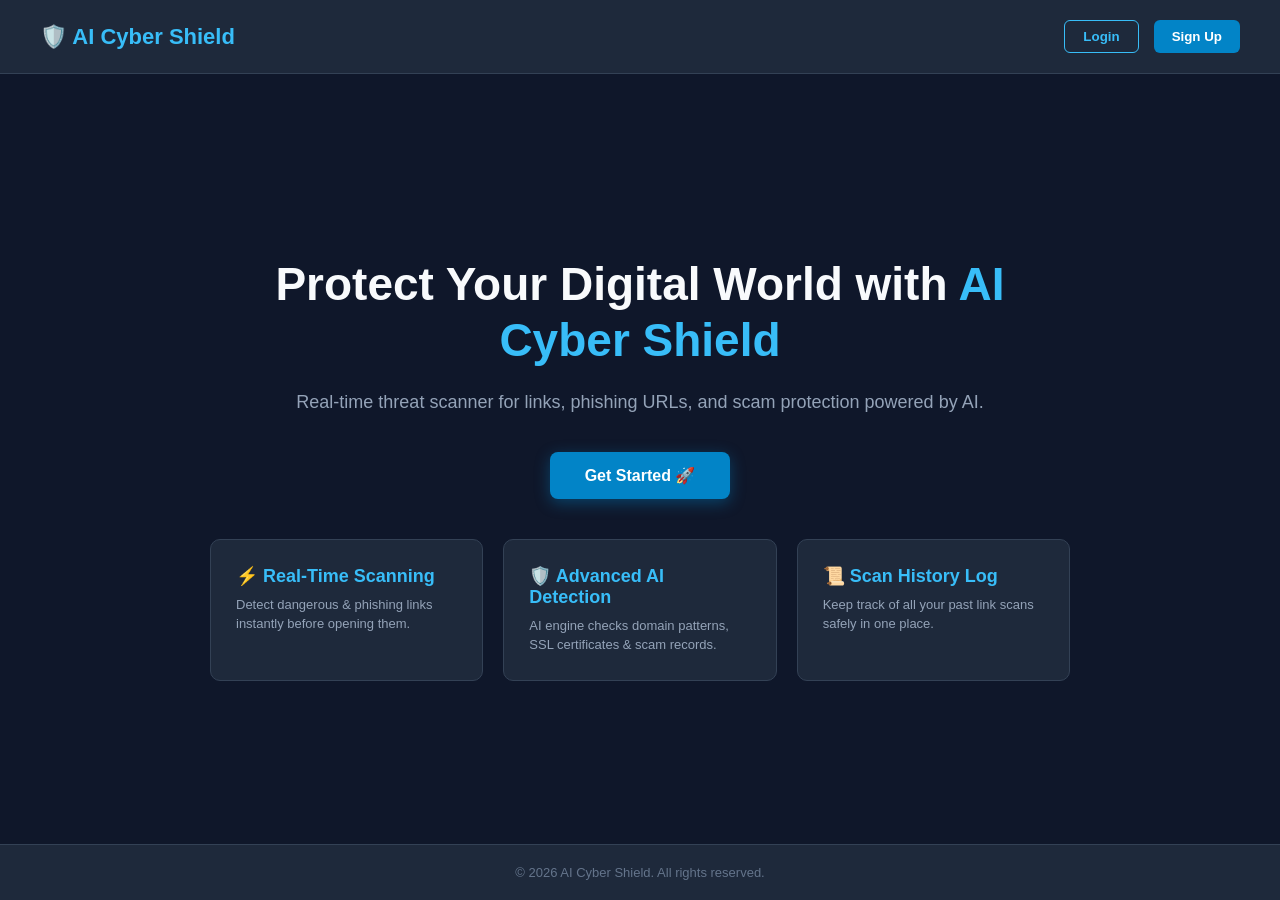
<file: frontend/index.html>
<!DOCTYPE html>
<html lang="en">
<head>
    <meta charset="UTF-8">
    <meta name="viewport" content="width=device-width, initial-scale=1.0">
    <title>AI Cyber Shield - Home</title>
    <style>
        * { box-sizing: border-box; margin: 0; padding: 0; }
        body { font-family: 'Segoe UI', Tahoma, Geneva, Verdana, sans-serif; background-color: #0f172a; color: white; min-height: 100vh; display: flex; flex-direction: column; justify-content: space-between; }
        
        /* NAVBAR */
        .navbar { display: flex; justify-content: space-between; align-items: center; padding: 20px 40px; background: #1e293b; border-bottom: 1px solid #334155; }
        .logo { font-size: 22px; font-weight: bold; color: #38bdf8; display: flex; align-items: center; gap: 8px; cursor: pointer; }
        .nav-buttons { display: flex; gap: 15px; }
        .btn-outline { background: transparent; color: #38bdf8; border: 1px solid #38bdf8; padding: 8px 18px; border-radius: 6px; font-weight: bold; cursor: pointer; transition: 0.2s; }
        .btn-outline:hover { background: rgba(56, 189, 248, 0.1); }
        .btn-solid { background: #0284c7; color: white; border: none; padding: 8px 18px; border-radius: 6px; font-weight: bold; cursor: pointer; transition: 0.2s; }
        .btn-solid:hover { background: #0369a1; }

        /* HOME HERO SECTION */
        .home-hero { text-align: center; padding: 80px 20px 40px; max-width: 800px; margin: auto; }
        .home-hero h1 { font-size: 46px; color: #f8fafc; margin-bottom: 20px; line-height: 1.2; }
        .home-hero h1 span { color: #38bdf8; }
        .home-hero p { color: #94a3b8; font-size: 18px; margin-bottom: 35px; line-height: 1.6; }
        
        .hero-cta { display: flex; justify-content: center; gap: 15px; flex-wrap: wrap; }
        .btn-hero-main { background: #0284c7; color: white; padding: 14px 35px; border-radius: 8px; font-size: 16px; font-weight: bold; border: none; cursor: pointer; transition: 0.2s; box-shadow: 0 4px 15px rgba(2, 132, 199, 0.4); }
        .btn-hero-main:hover { background: #0369a1; transform: translateY(-2px); }

        /* HOME FEATURES GRID */
        .home-features { display: grid; grid-template-columns: repeat(auto-fit, minmax(250px, 1fr)); gap: 20px; max-width: 900px; margin: 0 auto 60px; padding: 0 20px; }
        .feature-box { background: #1e293b; border: 1px solid #334155; padding: 25px; border-radius: 10px; text-align: left; }
        .feature-box h3 { color: #38bdf8; font-size: 18px; margin-bottom: 8px; }
        .feature-box p { color: #94a3b8; font-size: 13px; line-height: 1.5; }

        /* FOOTER */
        footer { text-align: center; padding: 20px; border-top: 1px solid #334155; color: #64748b; font-size: 13px; background: #1e293b; }

        /* AUTH & SCANNER CONTAINERS */
        .app-wrapper { display: flex; justify-content: center; align-items: center; min-height: 80vh; padding: 20px; width: 100%; box-sizing: border-box; }
        .card { background: #1e293b; padding: 35px; border-radius: 12px; box-shadow: 0 10px 25px rgba(0,0,0,0.5); width: 100%; max-width: 420px; text-align: center; border: 1px solid #334155; position: relative; box-sizing: border-box; }
        .card input { width: 100%; padding: 12px; margin: 8px 0; border-radius: 6px; border: 1px solid #475569; background: #0f172a; color: white; box-sizing: border-box; font-size: 14px; outline: none; }
        .card input:focus { border-color: #38bdf8; }
        .card button.full-btn { width: 100%; padding: 12px; background: #0284c7; color: white; border: none; border-radius: 6px; font-weight: bold; font-size: 15px; cursor: pointer; margin-top: 12px; }
        
        .hidden { display: none !important; }
        .links { margin-top: 15px; font-size: 13px; color: #94a3b8; display: flex; justify-content: space-between; }
        .links a { color: #38bdf8; text-decoration: none; cursor: pointer; }

        /* HAMBURGER MENU & RESULTS */
        .menu-btn { position: absolute; top: 20px; right: 20px; background: transparent; border: none; color: #38bdf8; font-size: 24px; cursor: pointer; }
        .dropdown-menu { position: absolute; top: 55px; right: 20px; background: #0f172a; border: 1px solid #334155; border-radius: 8px; width: 150px; text-align: left; z-index: 10; overflow: hidden; box-shadow: 0 5px 15px rgba(0,0,0,0.5); }
        .dropdown-menu button { background: transparent; color: white; border: none; padding: 10px 15px; text-align: left; width: 100%; margin: 0; font-size: 13px; border-bottom: 1px solid #1e293b; cursor: pointer; }
        .dropdown-menu button:hover { background: #1e293b; color: #38bdf8; }
        .result-box { background: #0f172a; border-radius: 8px; padding: 20px; border: 1px solid #334155; text-align: left; margin-top: 15px; font-size: 14px; line-height: 1.6; }
        
        /* MODAL */
        .modal { position: fixed; top: 0; left: 0; width: 100%; height: 100%; background: rgba(0,0,0,0.7); display: flex; justify-content: center; align-items: center; z-index: 200; }
        .modal-content { background: #1e293b; padding: 25px; border-radius: 12px; border: 1px solid #334155; width: 90%; max-width: 400px; max-height: 300px; overflow-y: auto; text-align: left; }
    </style>
</head>
<body>

    <!-- NAVBAR -->
    <nav class="navbar" id="mainNavbar">
        <div class="logo" onclick="showScreen('homeScreen')">🛡️ AI Cyber Shield</div>
        <div class="nav-buttons">
            <button class="btn-outline" onclick="showScreen('loginCard')">Login</button>
            <button class="btn-solid" onclick="showScreen('signupCard')">Sign Up</button>
        </div>
    </nav>

    <!-- 1. MAIN HOME PAGE (Pehele Ye Hi Dikhga) -->
    <div id="homeScreen">
        <div class="home-hero">
            <h1>Protect Your Digital World with <span>AI Cyber Shield</span></h1>
            <p>Real-time threat scanner for links, phishing URLs, and scam protection powered by AI.</p>
            <div class="hero-cta">
                <button class="btn-hero-main" onclick="showScreen('loginCard')">Get Started 🚀</button>
            </div>
        </div>

        <div class="home-features">
            <div class="feature-box">
                <h3>⚡ Real-Time Scanning</h3>
                <p>Detect dangerous & phishing links instantly before opening them.</p>
            </div>
            <div class="feature-box">
                <h3>🛡️ Advanced AI Detection</h3>
                <p>AI engine checks domain patterns, SSL certificates & scam records.</p>
            </div>
            <div class="feature-box">
                <h3>📜 Scan History Log</h3>
                <p>Keep track of all your past link scans safely in one place.</p>
            </div>
        </div>
    </div>

    <!-- 2. LOGIN / SIGNUP CARDS CONTAINER -->
    <div id="authContainer" class="app-wrapper hidden">
        <!-- LOGIN CARD -->
        <div id="loginCard" class="card">
            <h2 style="color: #38bdf8; margin-bottom: 5px;">🛡️ Account Login</h2>
            <p style="color: #94a3b8; font-size: 13px; margin-bottom: 20px;">Login to access URL scanner</p>
            <input type="text" id="loginUser" placeholder="Username / Email">
            <input type="password" id="loginPass" placeholder="Password">
            <button class="full-btn" onclick="doLogin()">Login</button>
            <div class="links">
                <a onclick="showCard('forgotCard')">Forgot Password?</a>
                <a onclick="showCard('signupCard')">Create Account</a>
            </div>
            <p id="loginMsg" style="font-size: 13px; margin-top: 10px;"></p>
            <div style="margin-top: 20px;"><a onclick="showScreen('homeScreen')" style="color: #64748b; font-size: 12px; text-decoration: none;">← Back to Home Page</a></div>
        </div>

        <!-- SIGN UP CARD -->
        <div id="signupCard" class="card hidden">
            <h2 style="color: #38bdf8; margin-bottom: 5px;">🛡️ Create Account</h2>
            <p style="color: #94a3b8; font-size: 13px; margin-bottom: 20px;">Join AI Cyber Shield platform</p>
            <input type="text" id="signupUser" placeholder="Choose Username">
            <input type="email" id="signupEmail" placeholder="Email Address">
            <input type="password" id="signupPass" placeholder="Password">
            <button class="full-btn" onclick="doSignup()">Sign Up</button>
            <div class="links" style="justify-content: center;">
                <span>Already have an account? <a onclick="showCard('loginCard')">Login</a></span>
            </div>
            <p id="signupMsg" style="font-size: 13px; margin-top: 10px;"></p>
            <div style="margin-top: 20px;"><a onclick="showScreen('homeScreen')" style="color: #64748b; font-size: 12px; text-decoration: none;">← Back to Home Page</a></div>
        </div>

        <!-- FORGOT PASSWORD CARD -->
        <div id="forgotCard" class="card hidden">
            <h2 style="color: #38bdf8; margin-bottom: 5px;">🔑 Forgot Password</h2>
            <p style="color: #94a3b8; font-size: 13px; margin-bottom: 20px;">Enter your registered email</p>
            <input type="email" id="forgotEmail" placeholder="Enter Email">
            <button class="full-btn" onclick="doReset()">Send Reset Link</button>
            <div class="links" style="justify-content: center; margin-top: 15px;">
                <a onclick="showCard('loginCard')">← Back to Login</a>
            </div>
            <p id="forgotMsg" style="font-size: 13px; margin-top: 10px;"></p>
        </div>
    </div>

    <!-- 3. SCANNER DASHBOARD -->
    <div id="scanScreen" class="app-wrapper hidden">
        <div class="card" style="max-width: 500px;">
            <button class="menu-btn" onclick="toggleMenu()">☰</button>
            
            <div id="dropdownMenu" class="dropdown-menu hidden">
                <button onclick="goHome()">🏠 Home Page</button>
                <button onclick="showHistoryModal()">📜 History</button>
                <button onclick="goBackToLogin()">⬅️ Back</button>
                <button onclick="doLogout()" style="color: #ef4444;">🚪 Logout</button>
            </div>

            <h1 style="color: #38bdf8; font-size: 24px; margin-bottom: 5px;">🛡️ AI Cyber Shield</h1>
            <p style="color: #94a3b8; font-size: 13px; margin-bottom: 20px;">Real-Time Threat & URL Scanner</p>

            <input type="text" id="urlInput" placeholder="Enter URL or text (e.g. http://bit.ly/claim)...">
            <button class="full-btn" onclick="doScan()">Scan Now</button>

            <div id="loading" class="hidden" style="margin-top: 15px; color: #38bdf8; font-size: 13px;">⚡ Analyzing Threat & Domain Safety...</div>
            <div id="result" class="hidden"></div>
        </div>
    </div>

    <!-- HISTORY MODAL -->
    <div id="historyModal" class="modal hidden">
        <div class="modal-content">
            <h3 style="color: #38bdf8; margin-top: 0;">📜 Scan History</h3>
            <div id="historyList" style="font-size: 13px; line-height: 1.6; color: #94a3b8; margin-top: 10px;">No history available.</div>
            <button class="full-btn" onclick="closeHistoryModal()" style="margin-top: 15px;">Close</button>
        </div>
    </div>

    <!-- FOOTER -->
    <footer>
        © 2026 AI Cyber Shield. All rights reserved.
    </footer>

    <script>
        let scanHistory = [];

        function showScreen(screenId) {
            document.getElementById('homeScreen').classList.add('hidden');
            document.getElementById('authContainer').classList.add('hidden');
            document.getElementById('scanScreen').classList.add('hidden');
            document.getElementById('mainNavbar').style.display = 'flex';

            if(screenId === 'homeScreen') {
                document.getElementById('homeScreen').classList.remove('hidden');
            } else if(screenId === 'scanScreen') {
                document.getElementById('mainNavbar').style.display = 'none';
                document.getElementById('scanScreen').classList.remove('hidden');
            } else {
                document.getElementById('authContainer').classList.remove('hidden');
                showCard(screenId);
            }
        }

        function showCard(cardId) {
            document.querySelectorAll('#authContainer .card').forEach(c => c.classList.add('hidden'));
            document.getElementById(cardId).classList.remove('hidden');
            document.querySelectorAll('p[id$="Msg"]').forEach(m => m.innerText = '');
        }

        function toggleMenu() {
            document.getElementById('dropdownMenu').classList.toggle('hidden');
        }

        function goHome() {
            document.getElementById('dropdownMenu').classList.add('hidden');
            showScreen('homeScreen');
        }

        function goBackToLogin() {
            document.getElementById('dropdownMenu').classList.add('hidden');
            showScreen('loginCard');
        }

        function doLogout() {
            document.getElementById('dropdownMenu').classList.add('hidden');
            showScreen('loginCard');
            document.getElementById('loginUser').value = '';
            document.getElementById('loginPass').value = '';
        }

        function showHistoryModal() {
            document.getElementById('dropdownMenu').classList.add('hidden');
            const historyList = document.getElementById('historyList');
            if (scanHistory.length === 0) {
                historyList.innerHTML = "No recent scans logged.";
            } else {
                historyList.innerHTML = scanHistory.map((item, index) => 
                    `<div style="margin-bottom: 8px; border-bottom: 1px solid #334155; padding-bottom: 5px;">
                        <strong>${index + 1}. ${item.url}</strong><br>
                        <span style="color: ${item.isRisk ? '#ef4444' : '#4ade80'};">Status: ${item.status} (${item.score}/100)</span>
                    </div>`
                ).join('');
            }
            document.getElementById('historyModal').classList.remove('hidden');
        }

        function closeHistoryModal() {
            document.getElementById('historyModal').classList.add('hidden');
        }

        function doLogin() {
            const u = document.getElementById("loginUser").value.trim();
            const p = document.getElementById("loginPass").value.trim();
            const msg = document.getElementById("loginMsg");

            if(!u || !p) {
                msg.style.color = "#f87171";
                msg.innerText = "Please fill all fields!";
                return;
            }

            msg.style.color = "#4ade80";
            msg.innerText = "Login Successful! Redirecting...";
            setTimeout(() => {
                showScreen('scanScreen');
            }, 500);
        }

        function doSignup() {
            const u = document.getElementById("signupUser").value.trim();
            const e = document.getElementById("signupEmail").value.trim();
            const p = document.getElementById("signupPass").value.trim();
            const msg = document.getElementById("signupMsg");

            if(!u || !e || !p) {
                msg.style.color = "#f87171";
                msg.innerText = "All fields required!";
                return;
            }

            msg.style.color = "#4ade80";
            msg.innerText = "Account created successfully! Please login.";
            setTimeout(() => showCard('loginCard'), 1000);
        }

        function doReset() {
            const e = document.getElementById("forgotEmail").value.trim();
            const msg = document.getElementById("forgotMsg");

            if(!e) {
                msg.style.color = "#f87171";
                msg.innerText = "Please enter your email!";
                return;
            }

            msg.style.color = "#4ade80";
            msg.innerText = "Password reset instructions sent to your email!";
        }

        async function doScan() {
            const val = document.getElementById("urlInput").value.trim();
            const load = document.getElementById("loading");
            const resDiv = document.getElementById("result");

            if(!val) { alert("Please enter a valid URL or text!"); return; }

            load.classList.remove("hidden");
            resDiv.classList.add("hidden");

            let data;
            try {
                const res = await fetch("http://127.0.0.1:8000/scan", {
                    method: "POST",
                    headers: { "Content-Type": "application/json" },
                    body: JSON.stringify({ scan_type: "url", content: val })
                });
                data = await res.json();
            } catch(e) {
                const lowerVal = val.toLowerCase();
                const isBad = lowerVal.includes("bit.ly") || lowerVal.includes("claim") || lowerVal.includes("free") || lowerVal.includes("scam") || lowerVal.includes("login") || lowerVal.includes("verify");
                data = {
                    status: isBad ? "Scam" : "Safe",
                    reason: isBad ? "Suspicious phishing patterns detected in domain path." : "Domain verified clean with no threats found."
                };
            }
            
            load.classList.add("hidden");
            resDiv.classList.remove("hidden");
            
            const statusStr = (data.status || "").toLowerCase();
            const isRisk = statusStr.includes("scam") || statusStr.includes("phishing") || statusStr.includes("danger") || statusStr.includes("malware") || statusStr.includes("threat");
            
            let riskScore = isRisk ? Math.floor(Math.random() * (99 - 80 + 1)) + 80 : Math.floor(Math.random() * (10 - 0 + 1));

            scanHistory.unshift({ url: val, status: data.status, score: riskScore, isRisk: isRisk });

            const statusColor = isRisk ? "#ef4444" : "#4ade80";
            const category = isRisk ? "Phishing / Malicious Link" : "Safe Domain / Clean";
            const recommendation = isRisk ? "❌ Do NOT open this link or share personal information." : "✅ Link appears safe to visit.";
            const sslStatus = isRisk ? "❌ Suspicious / Invalid SSL" : "✅ Valid SSL Certificate";

            resDiv.innerHTML = `
                <div class="result-box">
                    <div style="margin-bottom: 6px;"><strong>Status:</strong> <span style="color: ${statusColor}; font-weight: bold;">${data.status}</span></div>
                    <div style="margin-bottom: 6px;"><strong>Risk Score:</strong> <span style="color: ${statusColor}; font-weight: bold;">${riskScore}/100</span></div>
                    <div style="margin-bottom: 6px;"><strong>Reason:</strong> ${data.reason || 'Suspicious patterns detected.'}</div>
                    <hr style="border: 0; border-top: 1px solid #334155; margin: 10px 0;">
                    <div style="margin-bottom: 6px;"><strong>Threat Category:</strong> <span style="color: #facc15;">${category}</span></div>
                    <div style="margin-bottom: 6px;"><strong>SSL Security:</strong> ${sslStatus}</div>
                    <div><strong>Recommendation:</strong> <span style="color: #94a3b8;">${recommendation}</span></div>
                </div>
            `;
        }
    </script>
</body>
</html>
</file>
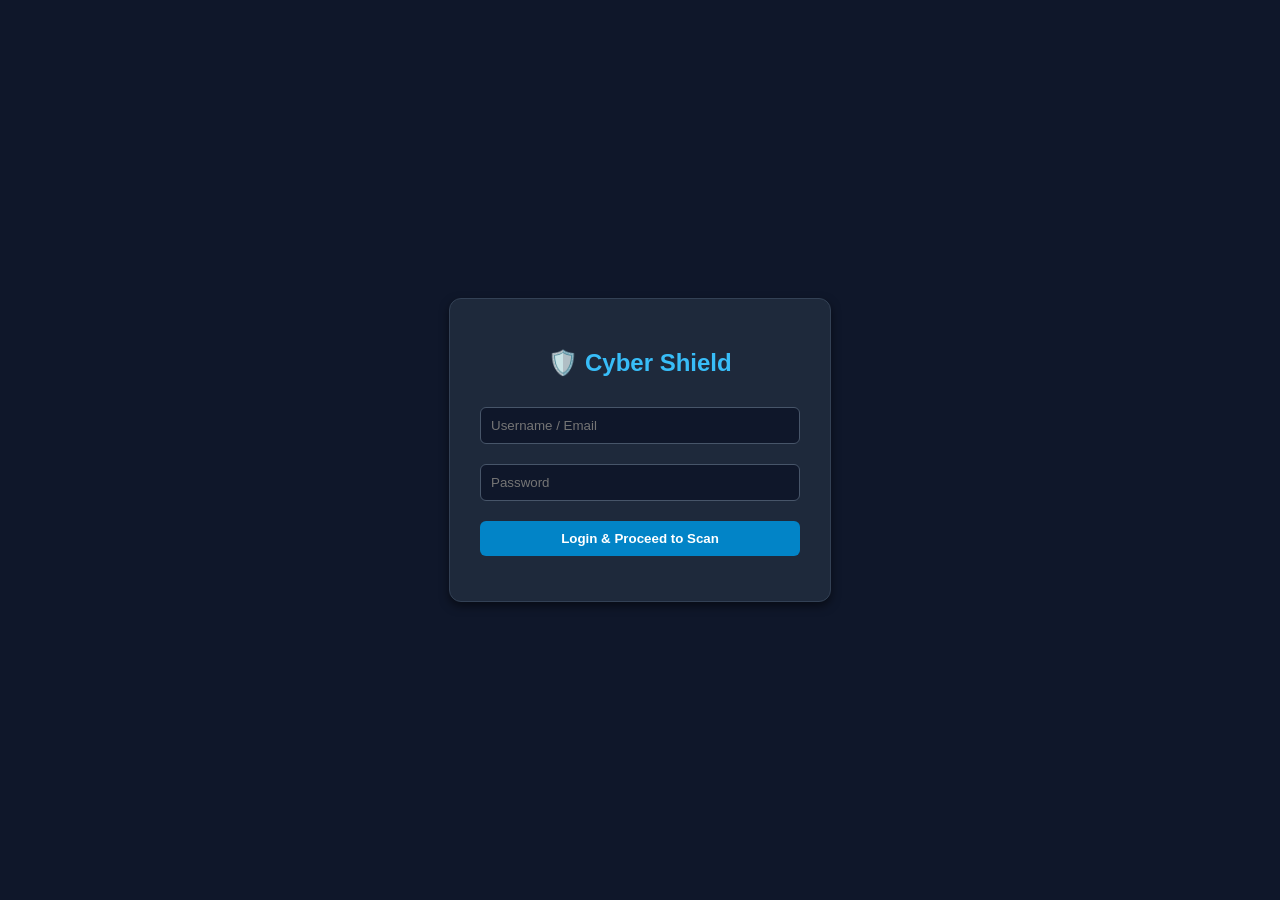
<file: frontend/login.html>
<!DOCTYPE html>
<html lang="en">
<head>
    <meta charset="UTF-8">
    <meta name="viewport" content="width=device-width, initial-scale=1.0">
    <title>AI Cyber Shield - Login</title>
    <style>
        body { font-family: Arial, sans-serif; background-color: #0f172a; color: white; display: flex; justify-content: center; align-items: center; height: 100vh; margin: 0; }
        .login-card { background: #1e293b; padding: 30px; border-radius: 12px; box-shadow: 0 4px 10px rgba(0,0,0,0.5); width: 320px; text-align: center; border: 1px solid #334155; }
        h2 { margin-bottom: 20px; color: #38bdf8; }
        input { width: 100%; padding: 10px; margin: 10px 0; border-radius: 6px; border: 1px solid #475569; background: #0f172a; color: white; box-sizing: border-box; }
        button { width: 100%; padding: 10px; background: #0284c7; color: white; border: none; border-radius: 6px; font-weight: bold; cursor: pointer; margin-top: 10px; }
        button:hover { background: #0369a1; }
        #msg { margin-top: 15px; font-size: 14px; }
    </style>
</head>
<body>
    <div class="login-card">
        <h2>🛡️ Cyber Shield</h2>
        <input type="text" id="username" placeholder="Username / Email" required>
        <input type="password" id="password" placeholder="Password" required>
        <button onclick="handleLogin()">Login & Proceed to Scan</button>
        <p id="msg"></p>
    </div>

    <script>
        async function handleLogin() {
            const user = document.getElementById("username").value.trim();
            const pass = document.getElementById("password").value.trim();
            const msg = document.getElementById("msg");

            if (!user || !pass) {
                msg.style.color = "#f87171";
                msg.innerText = "Please fill all fields!";
                return;
            }

            try {
                const res = await fetch("http://127.0.0.1:8000/login", {
                    method: "POST",
                    headers: { "Content-Type": "application/json" },
                    body: JSON.stringify({ username: user, password: pass })
                });

                const data = await res.json();
                if (res.ok) {
                    msg.style.color = "#4ade80";
                    msg.innerText = "Login Successful! Redirecting to Scanner...";
                    
                    // Token local storage me save karo
                    localStorage.setItem("user_authenticated", "true");
                    
                    // Direct index.html par bhej do
                    setTimeout(() => {
                        window.location.href = "index.html";
                    }, 800);
                } else {
                    msg.style.color = "#f87171";
                    msg.innerText = data.detail || "Invalid Credentials!";
                }
            } catch (err) {
                msg.style.color = "#f87171";
                msg.innerText = "Cannot connect to server!";
            }
        }
    </script>
</body>
</html>
</file>
